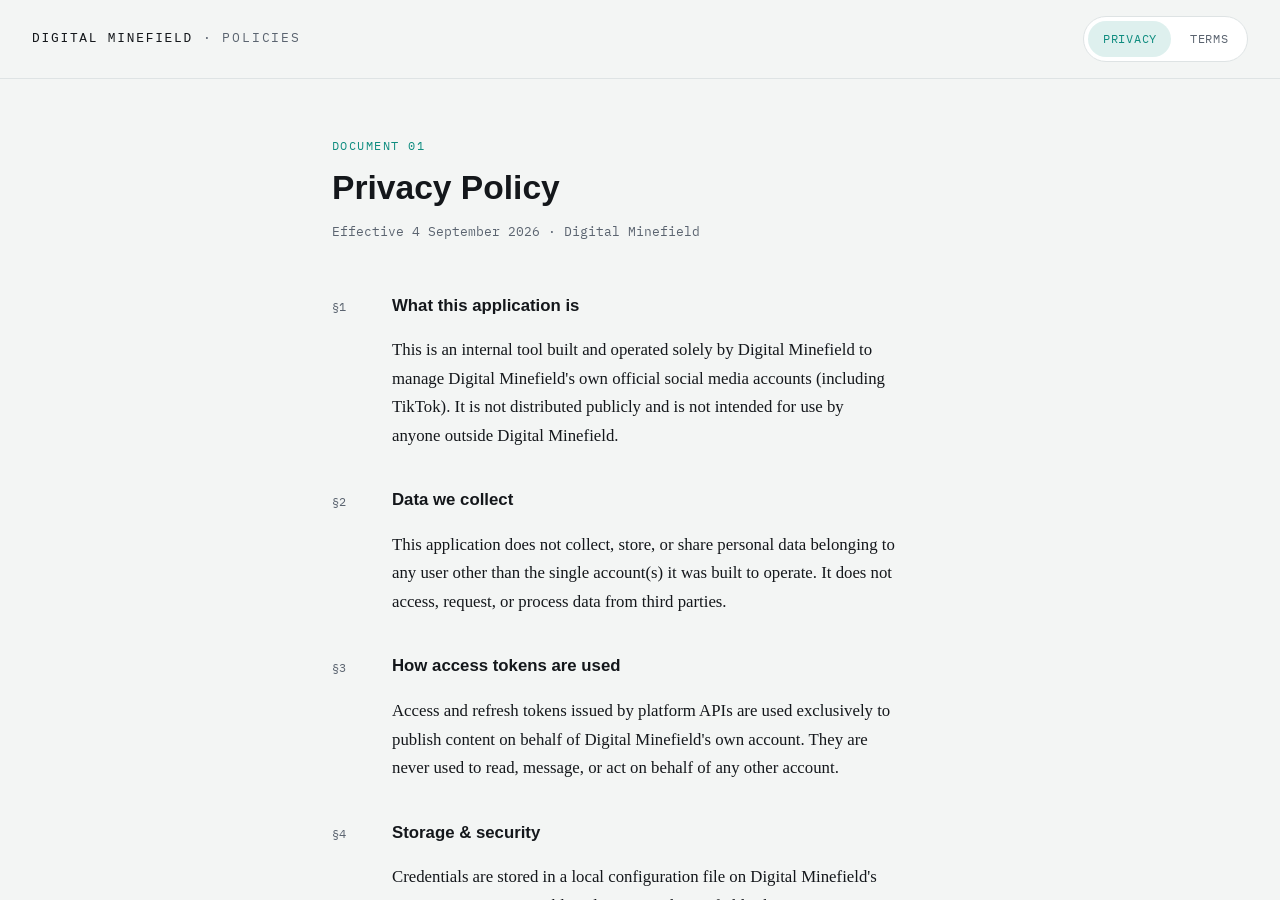
<file: index.html>
<!doctype html><html lang="en"><head><meta charset="utf-8"><meta http-equiv="refresh" content="0; url=privacy.html"><title>Digital Minefield Policies</title></head><body><p><a href="privacy.html">Privacy Policy</a> - <a href="terms.html">Terms of Service</a></p></body></html>
</file>
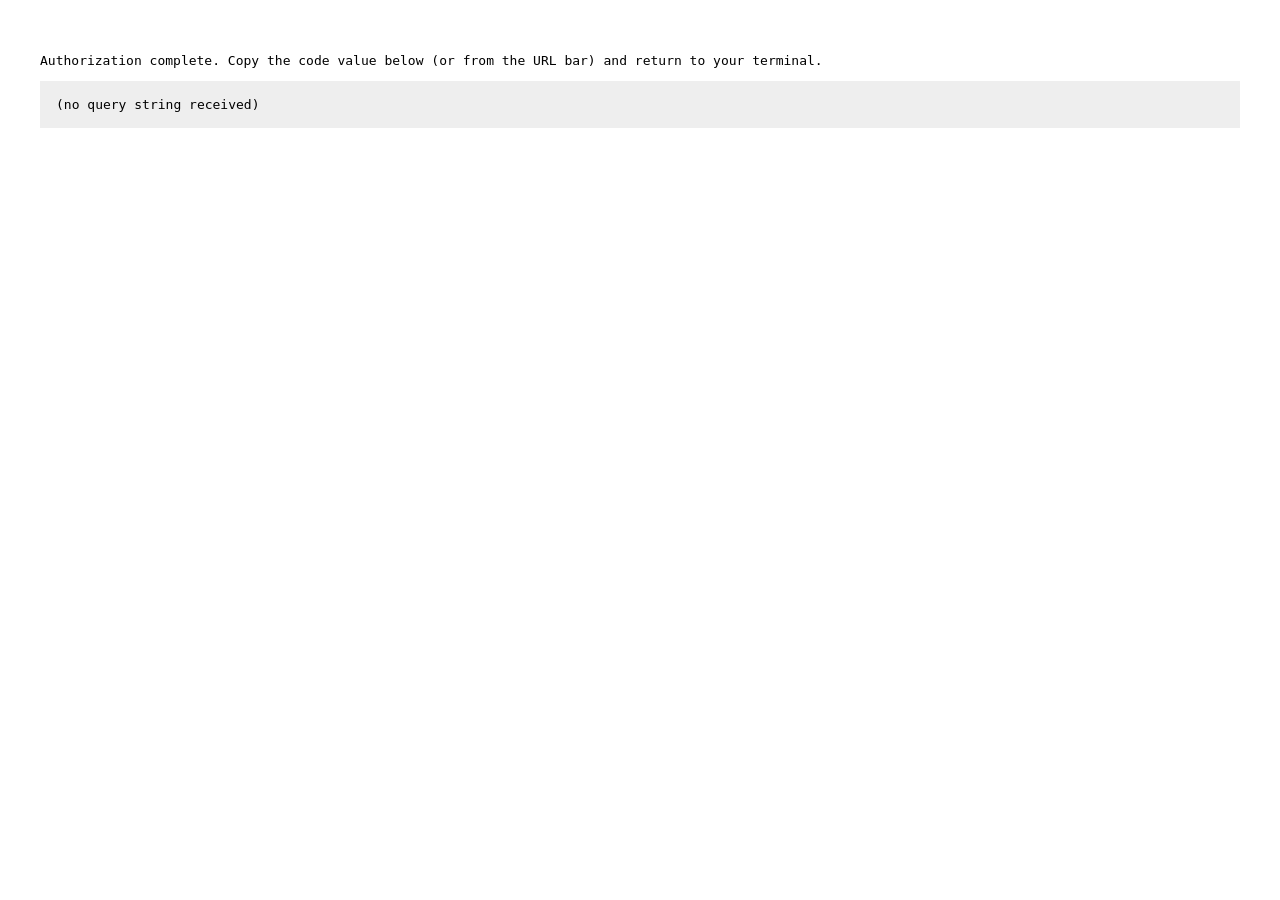
<file: oauth-callback.html>
<!doctype html>
<html lang="en">
<head>
<meta charset="utf-8">
<title>OAuth Callback</title>
</head>
<body style="font-family: monospace; padding: 2rem;">
<p>Authorization complete. Copy the <code>code</code> value below (or from the URL bar) and return to your terminal.</p>
<pre id="out" style="white-space: pre-wrap; word-break: break-all; background: #eee; padding: 1rem;"></pre>
<script>
document.getElementById('out').textContent = window.location.search || window.location.hash || '(no query string received)';
</script>
</body>
</html>
</file>
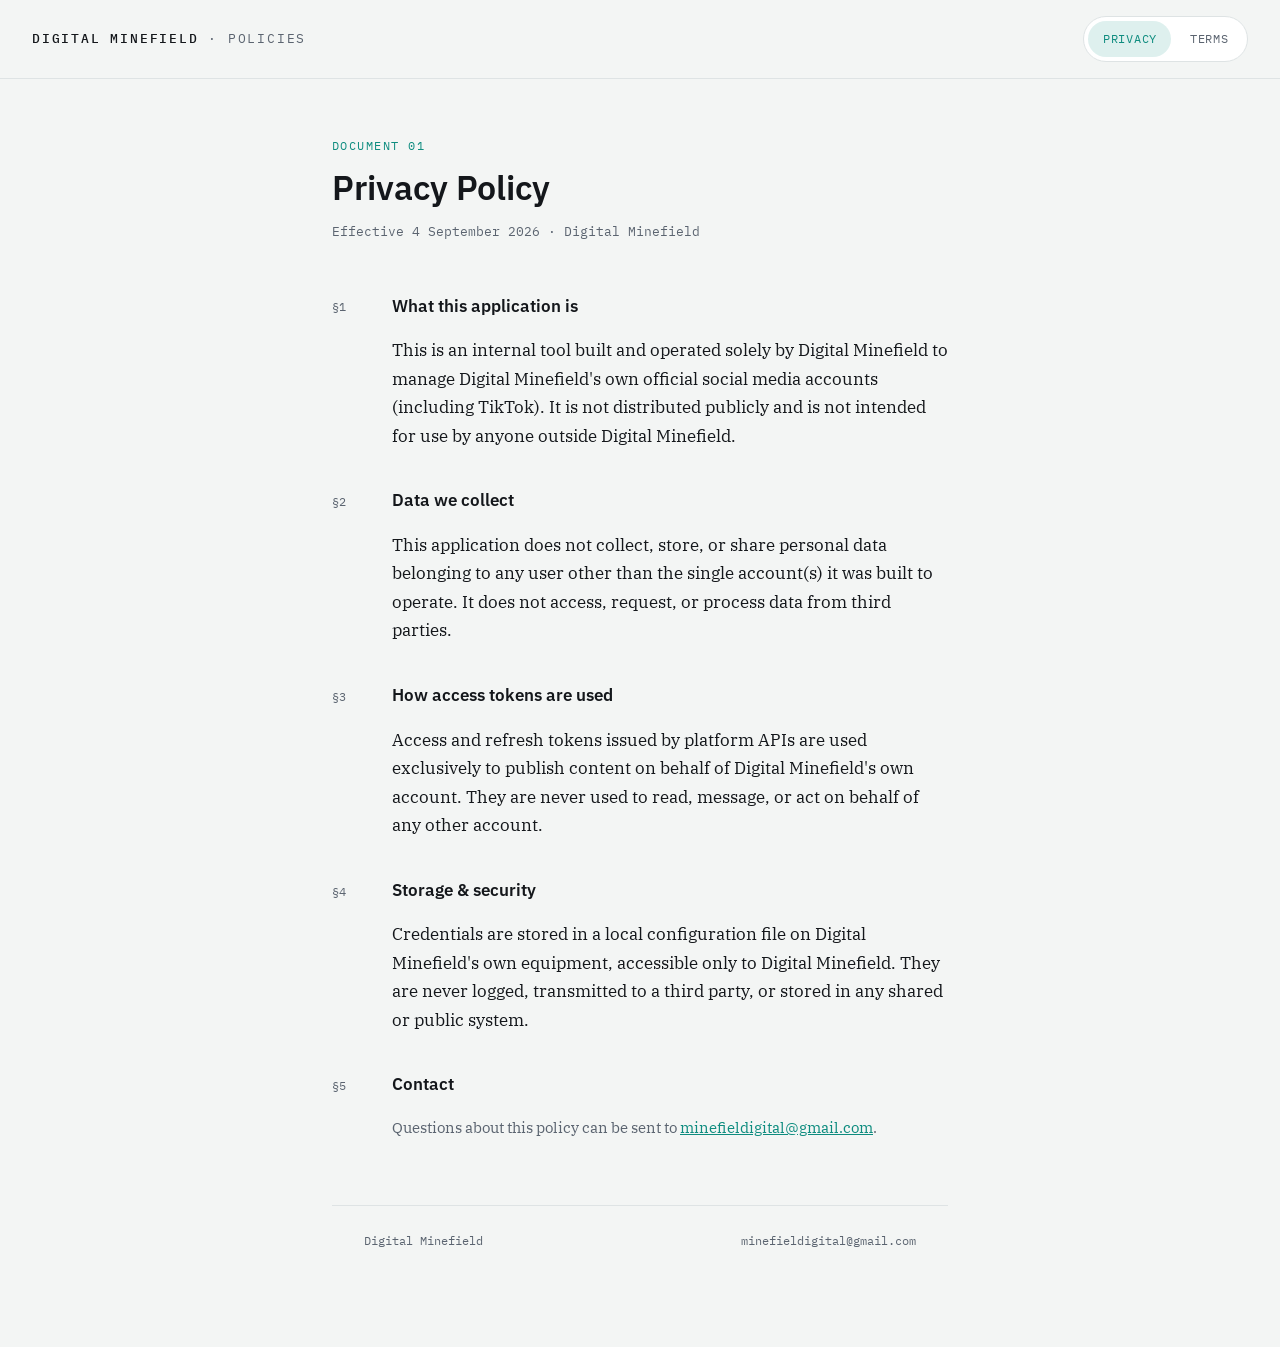
<file: privacy.html>
<!doctype html>
<html lang="en">
<head>
<meta charset="utf-8">
<meta name="viewport" content="width=device-width, initial-scale=1">
<title>Privacy Policy — Digital Minefield</title>
<link rel="preconnect" href="https://fonts.googleapis.com">
<link rel="preconnect" href="https://fonts.gstatic.com" crossorigin>
<link href="https://fonts.googleapis.com/css2?family=IBM+Plex+Sans:wght@500;600;700&family=IBM+Plex+Serif:wght@400;500&family=IBM+Plex+Mono:wght@400;500&display=swap" rel="stylesheet">
<link rel="stylesheet" href="style.css">
</head>
<body>
<div class="topbar">
  <div class="wordmark"><strong>Digital Minefield</strong> · Policies</div>
  <nav class="tabs">
    <a href="privacy.html" class="active">Privacy</a>
    <a href="terms.html">Terms</a>
  </nav>
</div>

<main>
  <section class="doc">
    <div class="doc-header">
      <p class="eyebrow">Document 01</p>
      <h1>Privacy Policy</h1>
      <p class="meta">Effective 4 September 2026 · Digital Minefield</p>
    </div>

    <article>
      <span class="num">§1</span>
      <h2>What this application is</h2>
      <p>This is an internal tool built and operated solely by Digital Minefield to manage Digital Minefield's own official social media accounts (including TikTok). It is not distributed publicly and is not intended for use by anyone outside Digital Minefield.</p>
    </article>

    <article>
      <span class="num">§2</span>
      <h2>Data we collect</h2>
      <p>This application does not collect, store, or share personal data belonging to any user other than the single account(s) it was built to operate. It does not access, request, or process data from third parties.</p>
    </article>

    <article>
      <span class="num">§3</span>
      <h2>How access tokens are used</h2>
      <p>Access and refresh tokens issued by platform APIs are used exclusively to publish content on behalf of Digital Minefield's own account. They are never used to read, message, or act on behalf of any other account.</p>
    </article>

    <article>
      <span class="num">§4</span>
      <h2>Storage &amp; security</h2>
      <p>Credentials are stored in a local configuration file on Digital Minefield's own equipment, accessible only to Digital Minefield. They are never logged, transmitted to a third party, or stored in any shared or public system.</p>
    </article>

    <article>
      <span class="num">§5</span>
      <h2>Contact</h2>
      <p class="dim">Questions about this policy can be sent to <a href="mailto:minefieldigital@gmail.com">minefieldigital@gmail.com</a>.</p>
    </article>
  </section>

  <footer>
    <span>Digital Minefield</span>
    <span>minefieldigital@gmail.com</span>
  </footer>
</main>
</body>
</html>
</file>
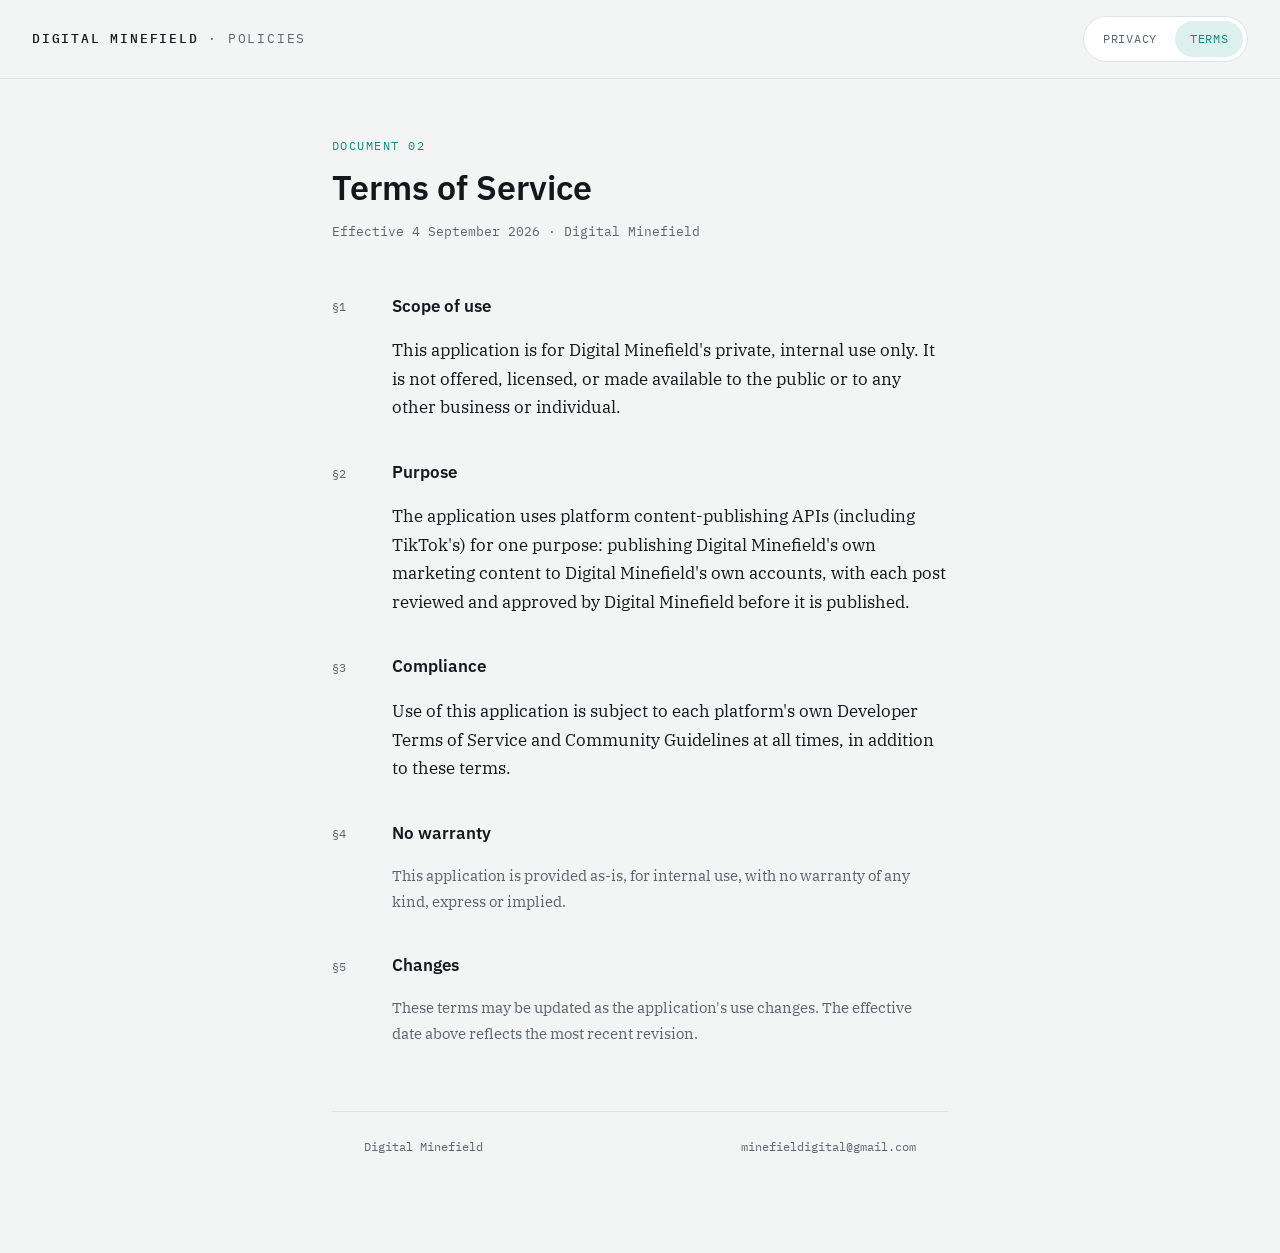
<file: terms.html>
<!doctype html>
<html lang="en">
<head>
<meta charset="utf-8">
<meta name="viewport" content="width=device-width, initial-scale=1">
<title>Terms of Service — Digital Minefield</title>
<link rel="preconnect" href="https://fonts.googleapis.com">
<link rel="preconnect" href="https://fonts.gstatic.com" crossorigin>
<link href="https://fonts.googleapis.com/css2?family=IBM+Plex+Sans:wght@500;600;700&family=IBM+Plex+Serif:wght@400;500&family=IBM+Plex+Mono:wght@400;500&display=swap" rel="stylesheet">
<link rel="stylesheet" href="style.css">
</head>
<body>
<div class="topbar">
  <div class="wordmark"><strong>Digital Minefield</strong> · Policies</div>
  <nav class="tabs">
    <a href="privacy.html">Privacy</a>
    <a href="terms.html" class="active">Terms</a>
  </nav>
</div>

<main>
  <section class="doc">
    <div class="doc-header">
      <p class="eyebrow">Document 02</p>
      <h1>Terms of Service</h1>
      <p class="meta">Effective 4 September 2026 · Digital Minefield</p>
    </div>

    <article>
      <span class="num">§1</span>
      <h2>Scope of use</h2>
      <p>This application is for Digital Minefield's private, internal use only. It is not offered, licensed, or made available to the public or to any other business or individual.</p>
    </article>

    <article>
      <span class="num">§2</span>
      <h2>Purpose</h2>
      <p>The application uses platform content-publishing APIs (including TikTok's) for one purpose: publishing Digital Minefield's own marketing content to Digital Minefield's own accounts, with each post reviewed and approved by Digital Minefield before it is published.</p>
    </article>

    <article>
      <span class="num">§3</span>
      <h2>Compliance</h2>
      <p>Use of this application is subject to each platform's own Developer Terms of Service and Community Guidelines at all times, in addition to these terms.</p>
    </article>

    <article>
      <span class="num">§4</span>
      <h2>No warranty</h2>
      <p class="dim">This application is provided as-is, for internal use, with no warranty of any kind, express or implied.</p>
    </article>

    <article>
      <span class="num">§5</span>
      <h2>Changes</h2>
      <p class="dim">These terms may be updated as the application's use changes. The effective date above reflects the most recent revision.</p>
    </article>
  </section>

  <footer>
    <span>Digital Minefield</span>
    <span>minefieldigital@gmail.com</span>
  </footer>
</main>
</body>
</html>
</file>
<file: style.css>
:root {
  --bg: #f3f5f4;
  --surface: #ffffff;
  --text: #14171b;
  --text-dim: #5b6470;
  --accent: #0e8c7f;
  --accent-soft: #0e8c7f22;
  --line: #dee3e4;
  --font-display: 'IBM Plex Sans', 'Segoe UI', sans-serif;
  --font-body: 'IBM Plex Serif', Georgia, serif;
  --font-mono: 'IBM Plex Mono', 'Courier New', monospace;
}

@media (prefers-color-scheme: dark) {
  :root:not([data-theme="light"]) {
    --bg: #0b0d10;
    --surface: #14171b;
    --text: #e8eaed;
    --text-dim: #98a1aa;
    --accent: #6fe0cf;
    --accent-soft: #6fe0cf22;
    --line: #232830;
  }
}

:root[data-theme="dark"] {
  --bg: #0b0d10;
  --surface: #14171b;
  --text: #e8eaed;
  --text-dim: #98a1aa;
  --accent: #6fe0cf;
  --accent-soft: #6fe0cf22;
  --line: #232830;
}

* { box-sizing: border-box; }

body {
  margin: 0;
  background: var(--bg);
  color: var(--text);
  font-family: var(--font-body);
  font-size: 1.05rem;
  line-height: 1.7;
  -webkit-font-smoothing: antialiased;
}

a { color: var(--accent); }
a:focus-visible, button:focus-visible { outline: 2px solid var(--accent); outline-offset: 2px; }

.topbar {
  position: sticky;
  top: 0;
  z-index: 10;
  display: flex;
  align-items: center;
  justify-content: space-between;
  gap: 1.5rem;
  padding: 1rem 2rem;
  background: color-mix(in srgb, var(--bg) 88%, transparent);
  backdrop-filter: blur(8px);
  border-bottom: 1px solid var(--line);
}

.wordmark {
  font-family: var(--font-mono);
  font-size: 0.8rem;
  letter-spacing: 0.14em;
  text-transform: uppercase;
  color: var(--text-dim);
  white-space: nowrap;
}

.wordmark strong { color: var(--text); font-weight: 500; }

nav.tabs {
  display: flex;
  gap: 0.25rem;
  background: var(--surface);
  border: 1px solid var(--line);
  border-radius: 999px;
  padding: 0.25rem;
}

nav.tabs a {
  font-family: var(--font-mono);
  font-size: 0.78rem;
  letter-spacing: 0.06em;
  text-transform: uppercase;
  text-decoration: none;
  color: var(--text-dim);
  padding: 0.45rem 0.9rem;
  border-radius: 999px;
  transition: background 0.15s ease, color 0.15s ease;
}

nav.tabs a:hover { color: var(--text); }
nav.tabs a.active { background: var(--accent-soft); color: var(--accent); }

main {
  max-width: 680px;
  margin: 0 auto;
  padding: 3.5rem 2rem 6rem;
}

.doc-header { margin-bottom: 3rem; }

.eyebrow {
  font-family: var(--font-mono);
  font-size: 0.78rem;
  letter-spacing: 0.12em;
  text-transform: uppercase;
  color: var(--accent);
  margin: 0 0 0.75rem;
}

h1 {
  font-family: var(--font-display);
  font-weight: 600;
  font-size: 2.1rem;
  line-height: 1.2;
  margin: 0 0 0.6rem;
  text-wrap: balance;
  color: var(--text);
}

.meta {
  font-family: var(--font-mono);
  font-size: 0.82rem;
  color: var(--text-dim);
}

article {
  display: grid;
  grid-template-columns: 2.5rem 1fr;
  gap: 0.5rem 1.25rem;
  margin: 0 0 2.25rem;
}

.num {
  font-family: var(--font-mono);
  font-size: 0.78rem;
  color: var(--text-dim);
  padding-top: 0.3rem;
}

article h2 {
  grid-column: 2;
  font-family: var(--font-display);
  font-weight: 600;
  font-size: 1.05rem;
  margin: 0 0 0.5rem;
  color: var(--text);
}

article p {
  grid-column: 2;
  margin: 0 0 0.85rem;
  color: var(--text);
  max-width: 60ch;
}

article p:last-child { margin-bottom: 0; }
article p.dim { color: var(--text-dim); font-size: 0.95rem; }

footer {
  max-width: 680px;
  margin: 4rem auto 0;
  padding: 1.5rem 2rem 0;
  border-top: 1px solid var(--line);
  font-family: var(--font-mono);
  font-size: 0.78rem;
  color: var(--text-dim);
  display: flex;
  justify-content: space-between;
  gap: 1rem;
  flex-wrap: wrap;
}

@media (max-width: 560px) {
  .topbar { padding: 1rem; flex-wrap: wrap; }
  main { padding: 2.5rem 1.25rem 4rem; }
  article { grid-template-columns: 1.75rem 1fr; gap: 0.4rem 0.85rem; }
  h1 { font-size: 1.7rem; }
}
</file>
